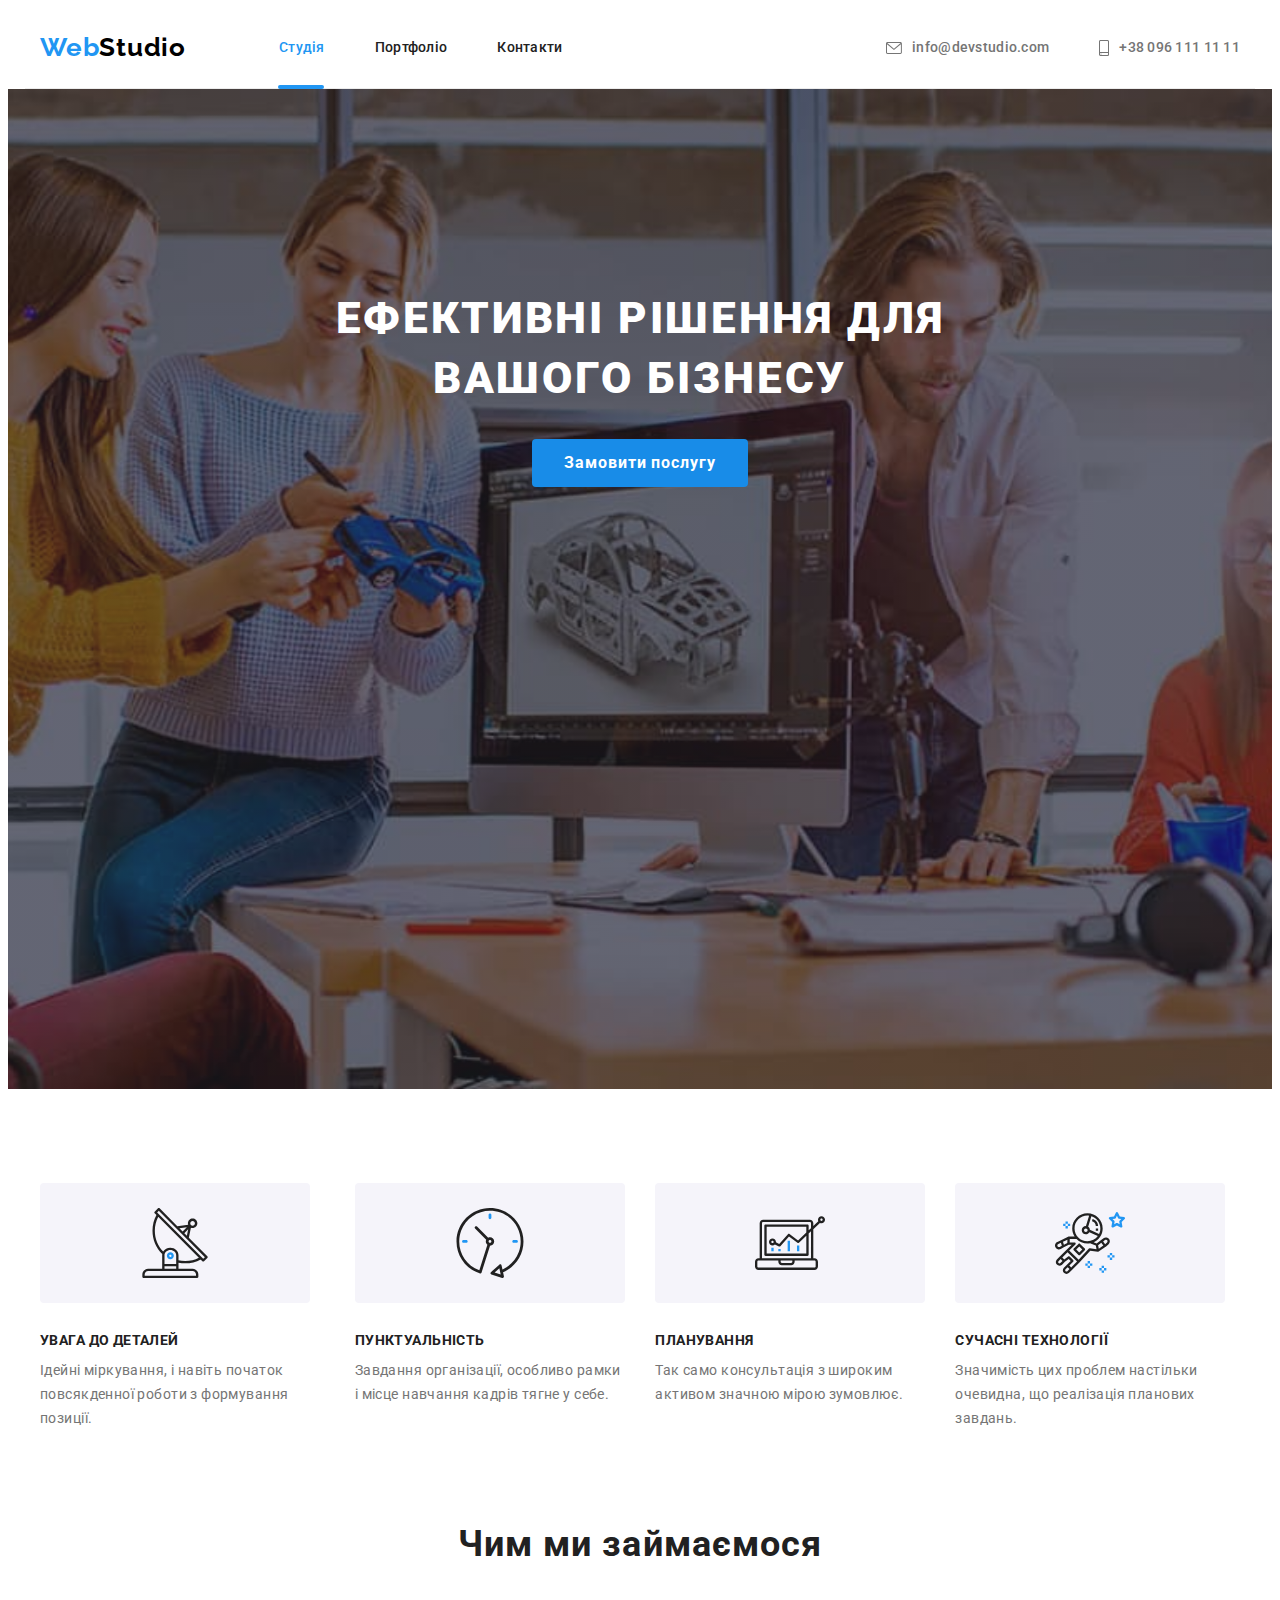
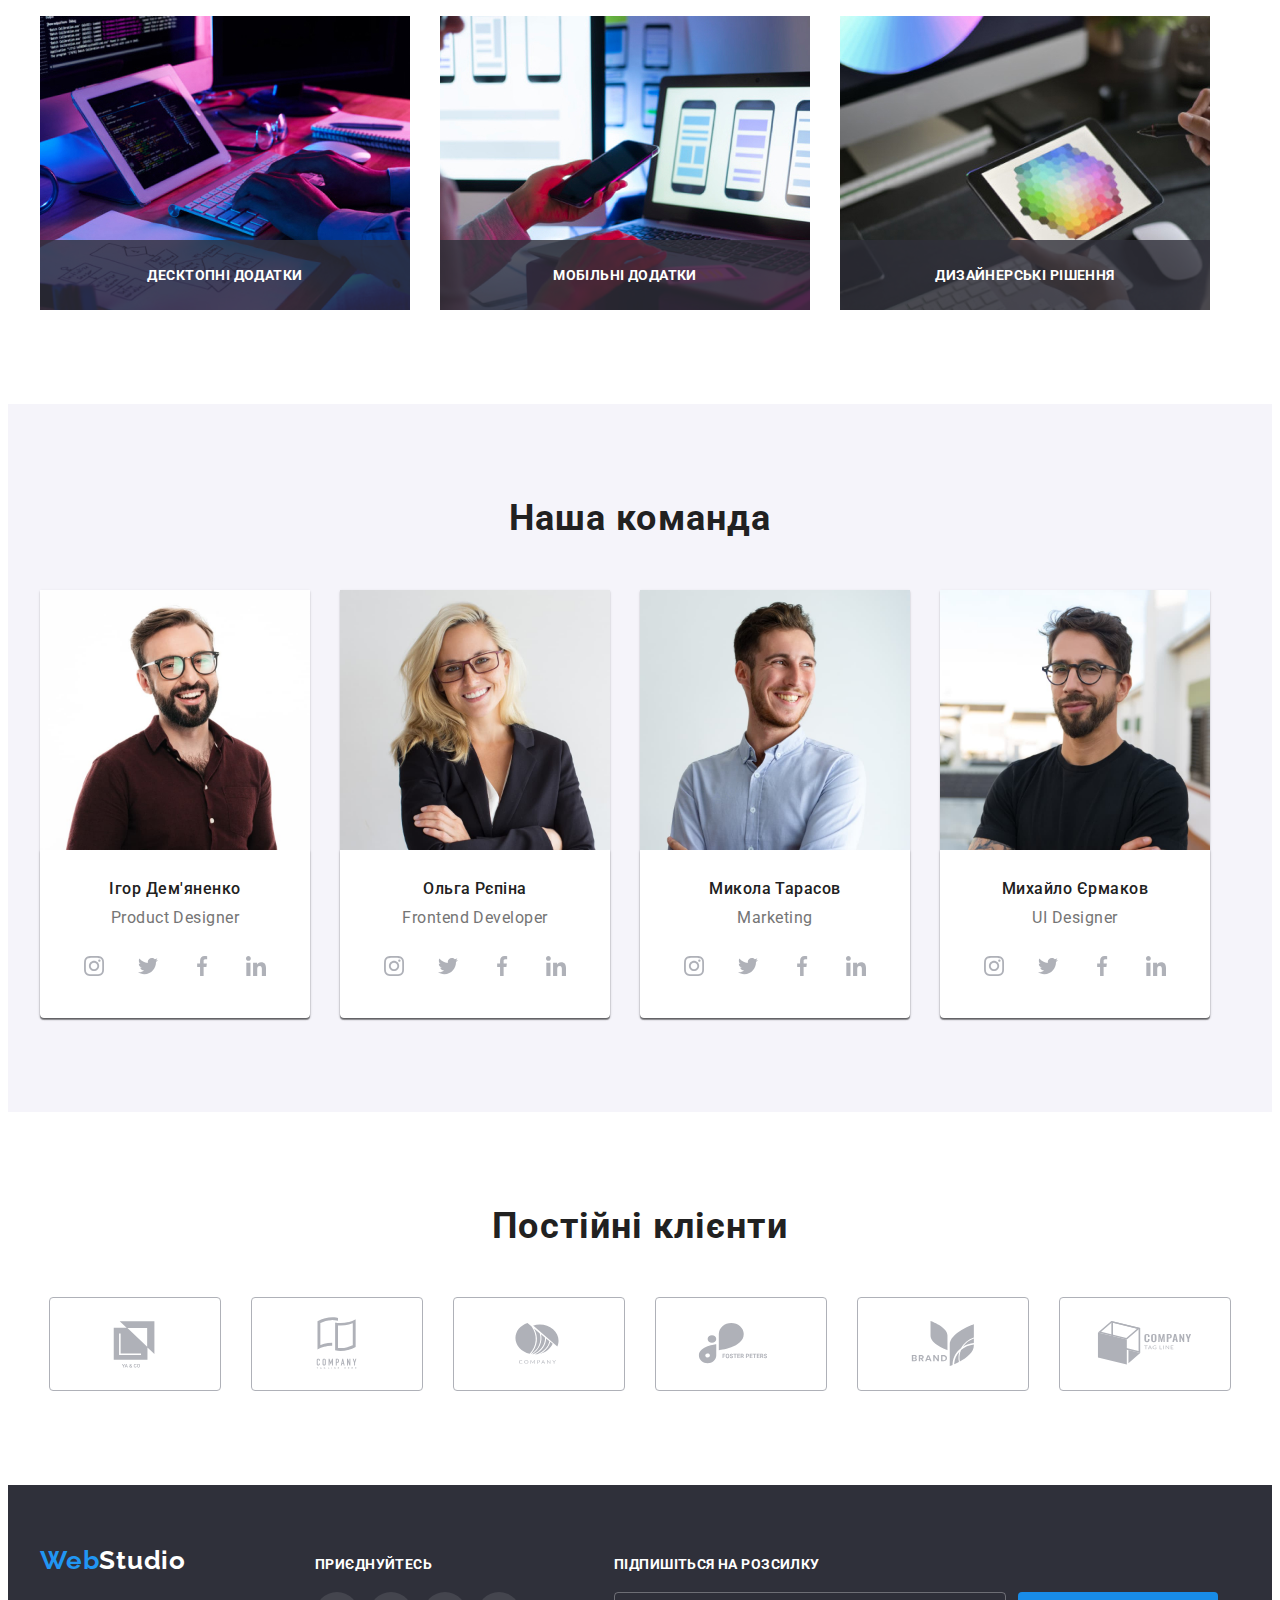
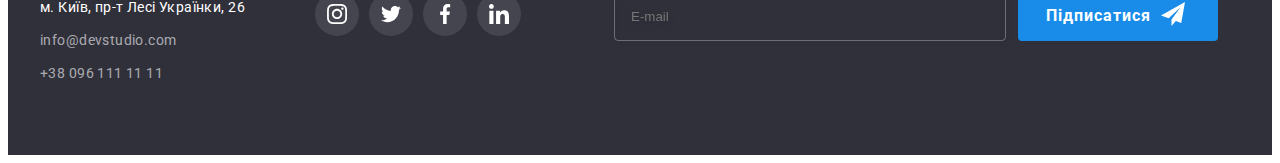
<file: index.html>
<!DOCTYPE html>
<html lang="en">

<head>
  <meta charset="UTF-8" />
  <meta http-equiv="X-UA-Compatible" content="IE=edge" />
  <meta name="viewport" content="width=device-width, initial-scale=1.0" />
  <title>WebStudio</title>
  <link rel="preconnect" href="https://fonts.googleapis.com">
  <link rel="preconnect" href="https://fonts.gstatic.com" crossorigin>
  <link href="https://fonts.googleapis.com/css2?family=Raleway:wght@700&family=Roboto:wght@400;500;700;900&display=swap"
    rel="stylesheet">
  <link rel="stylesheet" href="https://cdnjs.cloudflare.com/ajax/libs/modern-normalize/1.1.0/modern-normalize.min.css"
    integrity="sha512-wpPYUAdjBVSE4KJnH1VR1HeZfpl1ub8YT/NKx4PuQ5NmX2tKuGu6U/JRp5y+Y8XG2tV+wKQpNHVUX03MfMFn9Q=="
    crossorigin="anonymous" referrerpolicy="no-referrer" />


  <link rel="stylesheet" href="./css/main.min.css">
</head>

<body>

  <header class="header container">

    <div class="header-container header-containers">
      <nav class="navigation">
        <a class="logo navigation__logo link" href="./index.html">Web<span class="logo-accent">Studio</span></a>
        <ul class="navigation__list list">
          <li class="navigation__item">
            <a class="navigation__link current link" href="./index.html">Студія</a>
          </li>
          <li class="navigation__item">
            <a class="navigation__link link" href="./portfolio.html">Портфоліо</a>
          </li>
          <li class="navigation__item">
            <a class="navigation__link link" href="">Контакти</a>
          </li>
        </ul>
      </nav>
      <ul class="connect">
        <li class="connect__item">
          <a class="connect__mailto link connect__mailto-icon" href="mailto:info@devstudio.com">
            <svg class="connect__mailto-icon" width="16" height="12">

              <use href="./images/icons.svg#icon-envelope"></use>
            </svg>
            info@devstudio.com
          </a>
        </li>
        <li class="connect__item">
          <a class="connect__tel link connect__tel-icon" href="tel:+380961111111">
            <svg class="connect__tel-icon" width="10" height="16">
              <use href="./images/icons.svg#icon-smartphone"></use>
            </svg>
            +38 096 111 11 11
          </a>
        </li>
      </ul>
    </div>
  </header>
  <main>
    <section class="hero">
      <div class="container">
        <h1 class="hero__titl">Ефективні рішення для вашого бізнесу</h1>

        <button class="hero-button" data-modal-open type="button">Замовити послугу</button>
      </div>

    </section>

    <section class="benefits">
      <div class="container">

        <h2 class="aside-titl visually-hidden">Особливості</h2>
        <ul class="benefits__list list">
          <li class="benefits__item">
            <div class="aside-container">
              <svg class="benefits__icon" width="70" height="70">
                <use href="./images/icons.svg#icon-antenna"></use>
              </svg>
            </div>
            <h3 class="benefits__caption link">Увага до деталей</h3>
            <p class="benefits__tex">
              Ідейні міркування, і навіть початок повсякденної роботи з
              формування позиції.
            </p>
          </li>
          <li class="benefits__item">
            <div class="aside-container">
              <svg class="benefits__icon" width="70" height="70">
                <use href="./images/icons.svg#icon-clock"></use>
              </svg>
            </div>
            <h3 class="benefits__caption link">Пунктуальність</h3>
            <p class="benefits__tex">
              Завдання організації, особливо рамки і місце навчання кадрів тягне
              у себе.
            </p>
          </li>
          <li class="benefits__item">
            <div class="aside-container">
              <svg class="benefits__icon" width="70" height="70">
                <use href="./images/icons.svg#icon-diagram"></use>
              </svg>
            </div>
            <h3 class="benefits__caption link">Планування</h3>
            <p class="benefits__tex">
              Так само консультація з широким активом значною мірою зумовлює.
            </p>
          </li>
          <li class="benefits__item">
            <div class="aside-container">
              <svg class="benefits__icon" width="70" height="70">
                <use href="./images/icons.svg#icon-astronaut"></use>
              </svg>
            </div>
            <h3 class="benefits__caption link">Сучасні технології</h3>
            <p class="benefits__tex">
              Значимість цих проблем настільки очевидна, що реалізація планових
              завдань.
            </p>
          </li>
        </ul>
      </div>
    </section>
    <section class="work section">
      <div class="container">
        <h2 class="work__titl">Чим ми займаємося</h2>
        <ul class="work__list list">
          <li class="work__item link">
            <div class="work__block">
              <img class="work__img" src="./images/doing/img.print.jpg" alt="Людина працюе за компьютером" width="370" />
              <p class="work__text">Десктопні додатки</p>
            </div>
          </li>
          <li class="work__item link">
            <div class="work__block">
              <img class="work__img" src="./images/doing/img.phone.jpg" alt="Людина дивиться в телефон" width="370" />
              <p class="work__text">Мобільні додатки</p>
            </div>
          </li>
          <li class="work__item link">
            <div class="work__block">
              <img class="work__img" src="./images/doing/img.pen.jpg" alt="Людина працюе за планшетом" width="370" />
              <p class="work__text">Дизайнерські рішення</p>
            </div>
          </li>
        </ul>
      </div>

    </section>
    <section class="team">
      <div class="container">
        <h2 class="team-titl">Наша команда</h2>
        <ul class="team-list list">
          <li class="team-link link">
            <img class="team-img" src="./images/team/img.ProductDesigner.jpg" alt="Product Designer" width="270" />
            <div class="team-section">
              <h3 class="team-caption">Ігор Дем'яненко</h3>
              <p class="team-text">Product Designer</p>

              <ul class="team-icon-list">
                <li class="team-icon-item">
                  <a class="team-icon-link" href="">

                    <svg class="team-text-icon" width="20" height="20">
                      <use class="team-link-icon" href="./images/icons.svg#icon-instagram"></use>
                    </svg>
                  </a>
                </li>
                <li class="team-icon-item">
                  <a class="team-icon-link" href="">
                    <svg class="team-text-icon" width="20" height="20">
                      <use href="./images/icons.svg#icon-twitter"></use>
                    </svg>
                  </a>
                </li>
                <li class="team-icon-item">
                  <a class="team-icon-link" href="">
                    <svg class="team-text-icon" width="20" height="20">
                      <use href="./images/icons.svg#icon-facebook"></use>
                    </svg>
                  </a>
                </li>
                <li class="team-icon-item">
                  <a class="team-icon-link" href="">
                    <svg class="team-text-icon" width="20" height="20">
                      <use href="./images/icons.svg#icon-linkedin"></use>
                    </svg>
                  </a>
                </li>
              </ul>

            </div>
          </li>
          <li class="team-link link">
            <img class="team-img" src="./images/team/img.FrontendDeveloper.jpg" alt="Frontend Developer" width="270" />
            <div class="team-section">
              <h3 class="team-caption">Ольга Рєпіна</h3>
              <p class="team-text">Frontend Developer</p>

              <ul class="team-icon-list">
                <li class="team-icon-item">
                  <a class="team-icon-link" href="">
                    <svg class="team-text-icon" width="20" height="20">
                      <use class="team-link-icon" href="./images/icons.svg#icon-instagram"></use>
                    </svg>
                  </a>
                </li>
                <li class="team-icon-item">
                  <a class="team-icon-link" href="">
                    <svg class="team-text-icon" width="20" height="20">
                      <use href="./images/icons.svg#icon-twitter"></use>
                    </svg>
                  </a>
                </li>
                <li class="team-icon-item">
                  <a class="team-icon-link" href="">
                    <svg class="team-text-icon" width="20" height="20">
                      <use href="./images/icons.svg#icon-facebook"></use>
                    </svg>
                  </a>
                </li>
                <li class="team-icon-item">
                  <a class="team-icon-link" href="">
                    <svg class="team-text-icon" width="20" height="20">
                      <use href="./images/icons.svg#icon-linkedin"></use>
                    </svg>
                  </a>
                </li>
              </ul>

            </div>
          </li>
          <li class="team-link link">
            <img class="team-img" src="./images/team/img.Marketing.jpg" alt="Marketing" width="270" />
            <div class="team-section">
              <h3 class="team-caption">Микола Тарасов</h3>
              <p class="team-text">Marketing</p>

              <ul class="team-icon-list">
                <li class="team-icon-item">
                  <a class="team-icon-link" href="">

                    <svg class="team-text-icon" width="20" height="20">
                      <use class="team-link-icon" href="./images/icons.svg#icon-instagram"></use>
                    </svg>
                  </a>
                </li>
                <li class="team-icon-item">
                  <a class="team-icon-link" href="">
                    <svg class="team-text-icon" width="20" height="20">
                      <use href="./images/icons.svg#icon-twitter"></use>
                    </svg>
                  </a>
                </li>
                <li class="team-icon-item">
                  <a class="team-icon-link" href="">
                    <svg class="team-text-icon" width="20" height="20">
                      <use href="./images/icons.svg#icon-facebook"></use>
                    </svg>
                  </a>
                </li>
                <li class="team-icon-item">
                  <a class="team-icon-link" href="">
                    <svg class="team-text-icon" width="20" height="20">
                      <use href="./images/icons.svg#icon-linkedin"></use>
                    </svg>
                  </a>
                </li>
              </ul>
            </div>
          </li>
          <li class="team-link link">
            <img class="team-img" src="./images/team/img.UIDesigner.jpg" alt="UI Designer" width="270" />
            <div class="team-section">
              <h3 class="team-caption">Михайло Єрмаков</h3>
              <p class="team-text">UI Designer</p>

              <ul class="team-icon-list">
                <li class="team-icon-item">
                  <a class="team-icon-link" href="">

                    <svg class="team-text-icon" width="20" height="20">
                      <use class="team-link-icon" href="./images/icons.svg#icon-instagram"></use>
                    </svg>
                  </a>
                </li>
                <li class="team-icon-item">
                  <a class="team-icon-link" href="">
                    <svg class="team-text-icon" width="20" height="20">
                      <use href="./images/icons.svg#icon-twitter"></use>
                    </svg>
                  </a>
                </li>
                <li class="team-icon-item">
                  <a class="team-icon-link" href="">
                    <svg class="team-text-icon" width="20" height="20">
                      <use href="./images/icons.svg#icon-facebook"></use>
                    </svg>
                  </a>
                </li>
                <li class="team-icon-item">
                  <a class="team-icon-link" href="">
                    <svg class="team-text-icon" width="20" height="20">
                      <use href="./images/icons.svg#icon-linkedin"></use>
                    </svg>
                  </a>
                </li>
              </ul>

            </div>
          </li>
        </ul>
      </div>
    </section>
    <section class="client-section">
      <div class="container">
        <h2 class="client-titl">Постійні клієнти</h2>
        <ul class="client-list">
          <li class="client-item">
            <a class="client-link" href="#">
              <svg class="client-icon" width="106" height="60">
                <use href="./images/icons.svg#icon-Logo"></use>
              </svg>
            </a>
          </li>
          <li class="client-item">
            <a class="client-link" href="#">
              <svg class="client-icon" width="106" height="60">
                <use href="./images/icons.svg#icon-Logo-1"></use>
              </svg>
            </a>
          </li>
          <li class="client-item">
            <a class="client-link" href="#">
              <svg class="client-icon" width="106" height="60">
                <use href="./images/icons.svg#icon-Logo-2"></use>
              </svg>
            </a>
          </li>
          <li class="client-item">
            <a class="client-link" href="">
              <svg class="client-icon" width="106" height="60">
                <use href="./images/icons.svg#icon-Logo-3"></use>
              </svg>
            </a>
          </li>
          <li class="client-item">
            <a class="client-link" href="">
              <svg class="client-icon" width="106" height="60">
                <use href="./images/icons.svg#icon-Logo-4"></use>
              </svg>
            </a>
          </li>
          <li class="client-item">
            <a class="client-link" href="">
              <svg class="client-icon" width="106" height="60">
                <use href="./images/icons.svg#icon-Logo-5"></use>
              </svg>
            </a>
          </li>
        </ul>

      </div>
    </section>

  </main>

  <footer class="footer">
    <div class="container footer-containers">
      <div class="footer-logo-container">
        <a class="footer-logo link" href="./index.html"> Web<span class="header-logo-white">Studio</span></a>
        <address class="footer-address">
          <ul class="footer-list list">
            <li class="footer-item">
              <a class="footer-map link"
                href="https://www.google.com/maps/d/u/0/viewer?mid=10uSM3H-mIU3GznYo2szRIEphczw&hl=en_US&ll=50.42732700000001%2C30.538092&z=17"
                target="_blank" rel="noreferrer noopener">м. Київ, пр-т Лесі Українки, 26</a>
            </li>
            <li class="footer-item">
              <a class="footer-mailto link" href="mailto:info@devstudio.com">info@devstudio.com</a>
            </li>
            <li class="footer-item">
              <a class="footer-tel link" href="tel:+380961111111">+38 096 111 11 11</a>
            </li>
          </ul>
        </address>
      </div>

      <div class="footer-container">
        <h2 class="footer-container-titl">приєднуйтесь</h2>
        <ul class="footer-container-list">
          <li class="footer-container-item">
            <a class="footer-container-link" href="">
              <svg class="footer-container-icon" width="20" height="20">
                <use href="./images/icons.svg#icon-instagram"></use>
              </svg>
            </a>
          </li>
          <li class="footer-container-item">
            <a class="footer-container-link" href="">
              <svg class="footer-container-icon" width="20" height="20">
                <use href="./images/icons.svg#icon-twitter"></use>
              </svg>
            </a>
          </li>
          <li class="footer-container-item">
            <a class="footer-container-link" href="">
              <svg class="footer-container-icon" width="20" height="20">
                <use href="./images/icons.svg#icon-facebook"></use>
              </svg>
            </a>
          </li>
          <li class="footer-container-item">
            <a class="footer-container-link" href="">
              <svg class="footer-container-icon" width="20" height="20">
                <use href="./images/icons.svg#icon-linkedin"></use>
              </svg>
            </a>
          </li>
        </ul>
      </div>

      <div class="footer-container-post">
        <label for="mail" class="footer-label-titl">Підпишіться на розсилку</label>

        <form class="footer-form-post">
          <input class="footer-form-input" type="email" name="mail" id="mail" placeholder="E-mail">

          <button class="post-btn" type="submit">
            Підписатися
            <svg class="footer-post-icon" width="24" height="24">
              <use href="./images/icons.svg#icon-icon-send-1">
              </use>
            </svg>
          </button>
        </form>
      </div>
    </div>
  </footer>

  <div class="backdrop is-hidden" data-modal>
    <div class="modal">
      <button type="button" class="btn" data-modal-close>
        <svg class="modal-close" width="18" height="18">
          <use href="./images/icons.svg#icon-close-black">
          </use>
        </svg>
      </button>
      <p class="modal-titl">Залиште свої дані, ми вам передзвонимо</p>
      <form>
        <div class="modal-text">
          <label for="name" class="modal-label">Ім'я</label>
          <div class="modal-wrap">
            <input type="text" class="modal-input" name="name" id="name">
            <svg class="modal-icon" width="18" height="18">
              <use href="./images/icons.svg#icon-person">
              </use>
            </svg>
          </div>
        </div>
        <div class="modal-text">
          <label for="tel" class="modal-label">Телефон</label>
          <div class="modal-wrap">
            <input type="tel" class="modal-input" name="tel" id="tel">
            <svg class="modal-icon" width="18" height="18">
              <use href="./images/icons.svg#icon-phone">
              </use>
            </svg>
          </div>
        </div>
        <div class="modal-text">
          <label for="mail" class="modal-label">Пошта</label>
          <div class="modal-wrap">
            <input type="email" class="modal-input" name="mail" id="mail">
            <svg class="modal-icon" width="18" height="18">
              <use href="./images/icons.svg#icon-email">
              </use>
            </svg>
          </div>
        </div>
        <div class="modal-text-comment">
          <label for="comment" class="modal-label">Коментар</label>
          <textarea name="comment" class="modal-comment " id="comment" placeholder="Введіть текст"></textarea>
        </div>

        <div class="checkbox-container">
          <input type="checkbox" class="input-check visually-hidden" name="police" value="true" id="police">
          <label for="police" class="label-check">
            <span>
              <svg class="check-icon" width="16" height="15">
                <use href="./images/icons.svg#icon-icon-check-modal">
                </use>
              </svg>
            </span>
            Погоджуюся з розсилкою та приймаю
            <a href="#" class="police-text">Умови договору</a>
          </label>

        </div>
        <button type="submit" class="btn-comment">Відправити</button>
      </form>

    </div>
  </div>
  <script src="./js/modal.js"></script>
</body>
</file>
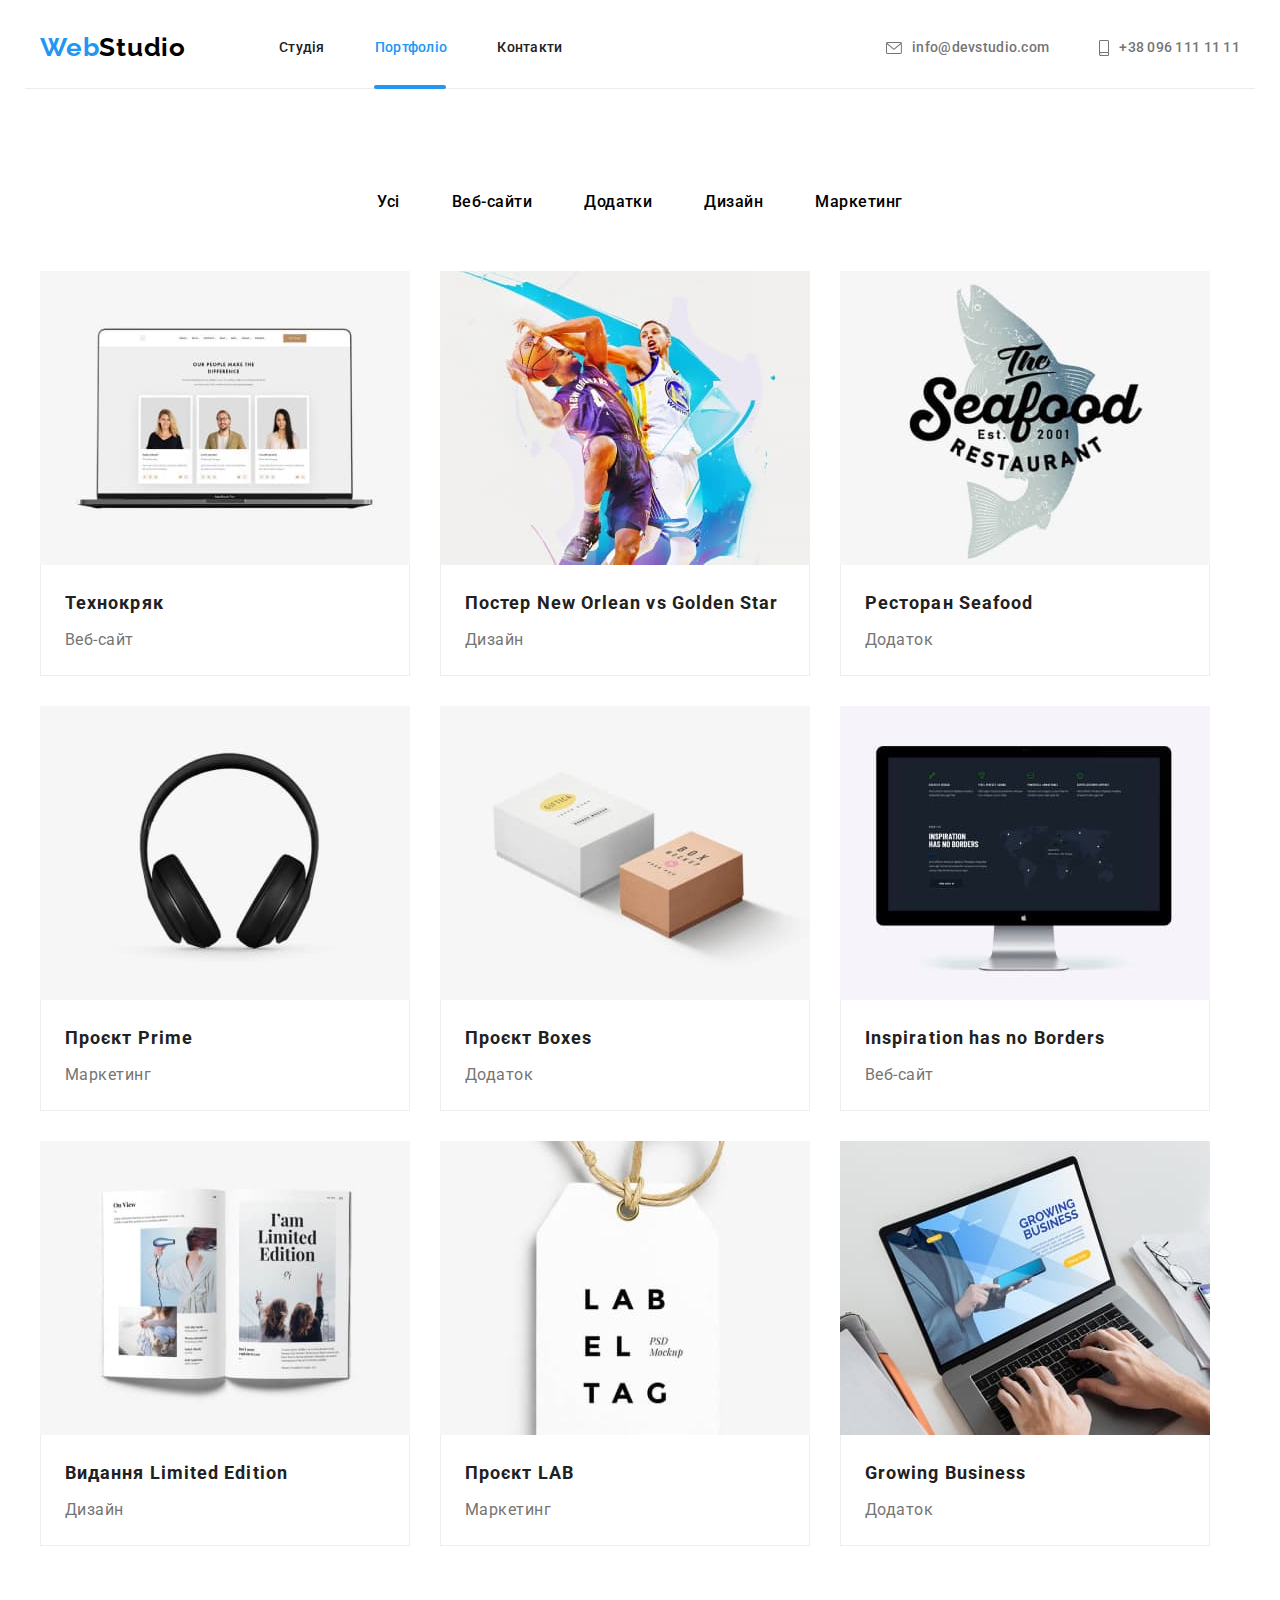
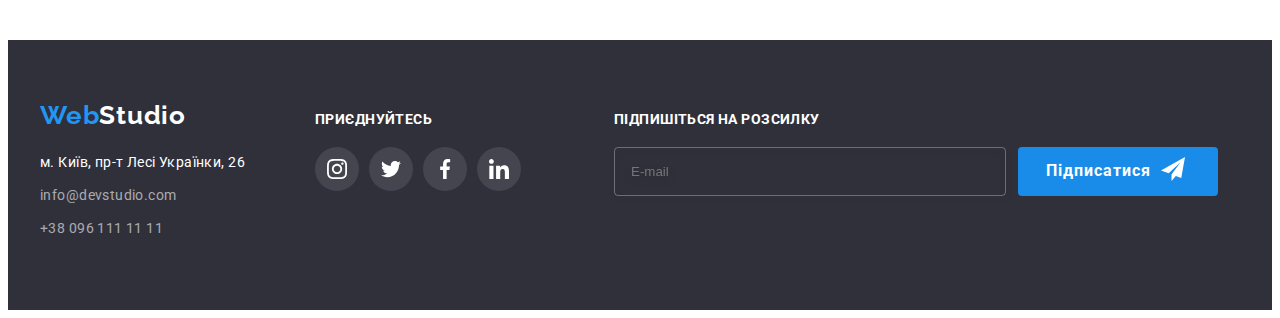
<file: portfolio.html>
<!DOCTYPE html>
<html lang="en">

<head>
    <meta charset="UTF-8" />
    <meta http-equiv="X-UA-Compatible" content="IE=edge" />
    <meta name="viewport" content="width=device-width, initial-scale=1.0" />
    <title>WebStudio</title>
    <link rel="preconnect" href="https://fonts.googleapis.com">
    <link rel="preconnect" href="https://fonts.gstatic.com" crossorigin>
    <link
        href="https://fonts.googleapis.com/css2?family=Raleway:wght@700&family=Roboto:wght@400;500;700;900&display=swap"
        rel="stylesheet">

    <link rel="stylesheet" href="https://cdnjs.cloudflare.com/ajax/libs/modern-normalize/1.1.0/modern-normalize.min.css"
        integrity="sha512-wpPYUAdjBVSE4KJnH1VR1HeZfpl1ub8YT/NKx4PuQ5NmX2tKuGu6U/JRp5y+Y8XG2tV+wKQpNHVUX03MfMFn9Q=="
        crossorigin="anonymous" referrerpolicy="no-referrer" />


    <link rel="stylesheet" href="./css/main.min.css">
</head>

<body>
<header class="header container">

    <div class="header-container header-containers">
        <nav class="navigation">
            <a class="logo navigation__logo link" href="./index.html">Web<span class="logo-accent">Studio</span></a>
            <ul class="navigation__list list">
                <li class="navigation__item">
                    <a class="navigation__link  link" href="./index.html">Студія</a>
                </li>
                <li class="navigation__item">
                    <a class="navigation__link current link" href="./portfolio.html">Портфоліо</a>
                </li>
                <li class="navigation__item">
                    <a class="navigation__link link" href="">Контакти</a>
                </li>
            </ul>
        </nav>
        <ul class="connect">
            <li class="connect__item">
                <a class="connect__mailto link connect__mailto-icon" href="mailto:info@devstudio.com">
                    <svg class="connect__mailto-icon" width="16" height="12">

                        <use href="./images/icons.svg#icon-envelope"></use>
                    </svg>
                    info@devstudio.com
                </a>
            </li>
            <li class="connect__item">
                <a class="connect__tel link connect__tel-icon" href="tel:+380961111111">
                    <svg class="connect__tel-icon" width="10" height="16">
                        <use href="./images/icons.svg#icon-smartphone"></use>
                    </svg>
                    +38 096 111 11 11
                </a>
            </li>
        </ul>
    </div>
</header>
    <main>
        <section class="buttons section">
            <div class="container">
                <h1 class="button-section visually-hidden">Секція кнопок</h1>
                <ul class="button-list list">
                    <li class="button-item">
                        <button class="button-link link" type="button">Усі</button>
                    </li>
                    <li class="button-item">
                        <button class="button-link link" type="button">Веб-сайти</button>
                    </li>
                    <li class="button-item">
                        <button class="button-link link" type="button">Додатки</button>
                    </li>
                    <li class="button-item">
                        <button class="button-link link" type="button">Дизайн</button>
                    </li>
                    <li class="button-item">
                        <button class="button-link link" type="button">Маркетинг</button>
                    </li>
                </ul>

                <ul class="foto-list list">
                    <li class="foto-item">
                        <a class="foto-link link" href="">
                            <div class="foto-open-block">
                                <img src="./images/portfolio/web.jpg" alt="laptop" width="370" height="294">
                                <p class="foto-open">
                                    Ресурс пропонує комплексні пропозиції з різним рівнем функціоналу
                                    та сервісів.
                                    Все це дозволить відвідувачу отримати
                                    вичерпні відомості про компанію чи приватну особу.
                                </p>
                            </div>

                            <div class="foto-section">
                                <h2 class="foto-caption">Технокряк</h2>
                                <p class="foto-text">Веб-сайт</p>
                            </div>

                        </a>
                    </li>
                    <li class="foto-item">
                        <a class="foto-link link" href="">
                            <div class="foto-open-block">
                                <img src="./images/portfolio/Orlean.jpg" alt="two basketball players" width="370">
                                <p class="foto-open">
                                    Ресурс пропонує комплексні пропозиції з різним рівнем функціоналу
                                    та сервісів.
                                    Все це дозволить відвідувачу отримати
                                    вичерпні відомості про компанію чи приватну особу.
                                </p>
                            </div>
                            <div class="foto-section">
                                <h2 class="foto-caption">Постер New Orlean vs Golden Star</h2>
                                <p class="foto-text">Дизайн</p>
                            </div>
                        </a>
                    </li>
                    <li class="foto-item">
                        <a class="foto-link link" href="">
                            <div class="foto-open-block">
                                <img src="./images/portfolio/Seafood.jpg" alt="fish logo" width="370">
                                <p class="foto-open">
                                    Ресурс пропонує комплексні пропозиції з різним рівнем функціоналу
                                    та сервісів.
                                    Все це дозволить відвідувачу отримати
                                    вичерпні відомості про компанію чи приватну особу.
                                </p>
                            </div>
                            <div class="foto-section">
                                <h2 class="foto-caption">Ресторан Seafood</h2>
                                <p class="foto-text">Додаток</p>
                            </div>
                        </a>
                    </li>
                    <li class="foto-item">
                        <a class="foto-link link" href="">
                            <div class="foto-open-block">
                                <img src="./images/portfolio/Prime.jpg" alt="headphones" width="370">
                                <p class="foto-open">
                                    Ресурс пропонує комплексні пропозиції з різним рівнем функціоналу
                                    та сервісів.
                                    Все це дозволить відвідувачу отримати
                                    вичерпні відомості про компанію чи приватну особу.
                                </p>
                            </div>
                            <div class="foto-section">
                                <h2 class="foto-caption">Проєкт Prime</h2>
                                <p class="foto-text">Маркетинг</p>
                            </div>
                        </a>
                    </li>
                    <li class="foto-item">
                        <a class="foto-link link" href="">
                            <div class="foto-open-block">
                                <img src="./images/portfolio/Boxes.jpg" alt="two drawers" width="370">
                                <p class="foto-open">
                                    Ресурс пропонує комплексні пропозиції з різним рівнем функціоналу
                                    та сервісів.
                                    Все це дозволить відвідувачу отримати
                                    вичерпні відомості про компанію чи приватну особу.
                                </p>
                            </div>
                            <div class="foto-section">
                                <h2 class="foto-caption">Проєкт Boxes</h2>
                                <p class="foto-text">Додаток</p>
                            </div>
                        </a>
                    </li>
                    <li class="foto-item">
                        <a class="foto-link link" href="">
                            <div class="foto-open-block">
                                <img src="./images/portfolio/Inspiration.jpg" alt="monitor" width="370">
                                <p class="foto-open">
                                    Ресурс пропонує комплексні пропозиції з різним рівнем функціоналу
                                    та сервісів.
                                    Все це дозволить відвідувачу отримати
                                    вичерпні відомості про компанію чи приватну особу.
                                </p>
                            </div>
                            <div class="foto-section">
                                <h2 class="foto-caption">Inspiration has no Borders</h2>
                                <p class="foto-text">Веб-сайт</p>
                            </div>
                        </a>
                    </li>
                    <li class="foto-item">
                        <a class="foto-link link" href="">
                            <div class="foto-open-block">
                                <img src="./images/portfolio/Limited.jpg" alt="book" width="370">
                                <p class="foto-open">
                                    Ресурс пропонує комплексні пропозиції з різним рівнем функціоналу
                                    та сервісів.
                                    Все це дозволить відвідувачу отримати
                                    вичерпні відомості про компанію чи приватну особу.
                                </p>
                            </div>
                            <div class="foto-section">
                                <h2 class="foto-caption">Видання Limited Edition</h2>
                                <p class="foto-text">Дизайн</p>
                            </div>
                        </a>
                    </li>
                    <li class="foto-item">
                        <a class="foto-link link" href="">
                            <div class="foto-open-block">
                                <img src="./images/portfolio/lab.jpg" alt="label" width="370">
                                <p class="foto-open">
                                    Ресурс пропонує комплексні пропозиції з різним рівнем функціоналу
                                    та сервісів.
                                    Все це дозволить відвідувачу отримати
                                    вичерпні відомості про компанію чи приватну особу.
                                </p>
                            </div>
                            <div class="foto-section">
                                <h2 class="foto-caption">Проєкт LAB</h2>
                                <p class="foto-text">Маркетинг</p>
                            </div>
                        </a>
                    </li>
                    <li class="foto-item">
                        <a class="foto-link link" href="">
                            <div class="foto-open-block">
                                <img src="./images/portfolio/Growing.jpg" alt="man typing on laptop" width="370">
                                <p class="foto-open">
                                    Ресурс пропонує комплексні пропозиції з різним рівнем функціоналу
                                    та сервісів.
                                    Все це дозволить відвідувачу отримати
                                    вичерпні відомості про компанію чи приватну особу.
                                </p>
                            </div>
                            <div class="foto-section">
                                <h2 class="foto-caption">Growing Business</h2>
                                <p class="foto-text">Додаток</p>
                            </div>
                        </a>
                    </li>
                </ul>
            </div>

        </section>
    </main>

    <footer class="footer">
        <div class="container footer-containers">
            <div class="footer-logo-container">
                <a class="footer-logo link" href="./index.html"> Web<span class="header-logo-white">Studio</span></a>
                <address class="footer-address">
                    <ul class="footer-list list">
                        <li class="footer-item">
                            <a class="footer-map link"
                                href="https://www.google.com/maps/d/u/0/viewer?mid=10uSM3H-mIU3GznYo2szRIEphczw&hl=en_US&ll=50.42732700000001%2C30.538092&z=17"
                                target="_blank" rel="noreferrer noopener">м. Київ, пр-т Лесі Українки, 26</a>
                        </li>
                        <li class="footer-item">
                            <a class="footer-mailto link" href="mailto:info@devstudio.com">info@devstudio.com</a>
                        </li>
                        <li class="footer-item">
                            <a class="footer-tel link" href="tel:+380961111111">+38 096 111 11 11</a>
                        </li>
                    </ul>
                </address>
            </div>

            <div class="footer-container">
                <h2 class="footer-container-titl">приєднуйтесь</h2>
                <ul class="footer-container-list">
                    <li class="footer-container-item">
                        <a class="footer-container-link" href="">
                            <svg class="footer-container-icon" width="20" height="20">
                                <use href="./images/icons.svg#icon-instagram"></use>
                            </svg>
                        </a>
                    </li>
                    <li class="footer-container-item">
                        <a class="footer-container-link" href="">
                            <svg class="footer-container-icon" width="20" height="20">
                                <use href="./images/icons.svg#icon-twitter"></use>
                            </svg>
                        </a>
                    </li>
                    <li class="footer-container-item">
                        <a class="footer-container-link" href="">
                            <svg class="footer-container-icon" width="20" height="20">
                                <use href="./images/icons.svg#icon-facebook"></use>
                            </svg>
                        </a>
                    </li>
                    <li class="footer-container-item">
                        <a class="footer-container-link" href="">
                            <svg class="footer-container-icon" width="20" height="20">
                                <use href="./images/icons.svg#icon-linkedin"></use>
                            </svg>
                        </a>
                    </li>
                </ul>
            </div>

            <div class="footer-container-post">
                <label for="mail" class="footer-label-titl">Підпишіться на розсилку</label>

                <form class="footer-form-post">
                    <input class="footer-form-input" type="email" name="mail" id="mail" placeholder="E-mail">

                    <button class="post-btn" type="submit">
                        Підписатися
                        <svg class="footer-post-icon" width="24" height="24">
                            <use href="./images/icons.svg#icon-icon-send-1">
                            </use>
                        </svg>
                    </button>
                </form>
            </div>
        </div>
    </footer>
    <script src="./js/modal.js"></script>

</body>

</html>
</file>
<file: css/main.min.css>
:root{--main-color: #212121;--accent-color: #2196F3;--fons-color: #FFFFFF;--background-button: #188CE8;--background-grey: #757575;--background-image: #EEEEEE;--background-black: #000000;--background-clip: #F5F4FA;--background-silver: #FFFFFF99;--background-coal: #2F303A;--background-pearl: #ECECEC}p,h1,h2,h3,h4,h5,h6{margin:0}ul,ol{margin:0;padding-left:0;list-style:none}button{display:block;cursor:pointer;text-decoration:none;border:none;border-radius:4px}address{font-style:normal}img{display:block;max-width:100%;height:auto}body{font-family:"Roboto",sans-serif;color:#212121;background-color:var(--fons-color);font-size:14px;letter-spacing:.03em}textarea{resize:none}.visually-hidden{position:absolute;width:1px;height:1px;margin:-1px;border:0;padding:0;white-space:nowrap;-webkit-clip-path:inset(100%);clip-path:inset(100%);clip:rect(0 0 0 0);overflow:hidden}.container{width:1200px;padding-left:15px;padding-right:15px;margin:0 auto}.section{padding-top:94px;padding-bottom:94px}.list{list-style:none;padding-left:0;margin:0}.link{text-decoration:none;color:inherit}.list{list-style:none}.link{text-decoration:none}.hero-button{display:block;margin:0 auto;padding-top:10px;padding-bottom:10px;padding-right:32px;padding-left:32px;min-width:216px;border-radius:4px;border:none;font-family:inherit;font-weight:700;font-size:16px;line-height:1.8;letter-spacing:.06em;color:var(--fons-color);background-color:var(--background-button);cursor:pointer}.footer-containers{display:flex;align-items:baseline}.footer-container{margin-left:70px}.footer-container-titl{font-weight:700;font-size:14px;line-height:16px;letter-spacing:.03em;margin-bottom:20px;text-transform:uppercase;color:var(--fons-color)}.footer-container-list{display:flex;justify-content:center;gap:10px}.footer-container-link{width:44px;height:44px;border-radius:50%;display:flex;align-items:center;justify-content:center;color:var(--fons-color);background:rgba(255,255,255,.1);transition:background-color 250ms cubic-bezier(0.4, 0, 0.2, 1)}.footer-container-link:hover,.footer-container-link:focus{background-color:var(--accent-color)}.footer-container-icon{fill:currentColor}.footer-container-post{margin-left:93px}.footer-form-block{display:flex;gap:21px}.footer-label-titl{display:block;margin-bottom:20px;font-weight:700;font-size:14px;letter-spacing:.03em;text-transform:uppercase;color:var(--fons-color)}.footer-form-input{padding-top:15px;padding-right:16px;padding-bottom:15px;padding-left:16px;background-color:inherit;width:358px;outline:rgba(0,0,0,0);border:1px solid rgba(255,255,255,.3);filter:drop-shadow(0px 4px 4px rgba(0, 0, 0, 0.15));border-radius:4px}.footer-form-input:focus{color:var(--fons-color)}.footer-form-post{display:flex;gap:12px}.post-btn{display:flex;gap:10px;margin:0 auto;padding-top:10px;padding-bottom:10px;padding-left:28px;min-width:200px;border-radius:4px;border:none;font-family:inherit;font-weight:700;font-size:16px;line-height:1.8;letter-spacing:.06em;color:var(--fons-color);background-color:var(--background-button);cursor:pointer}.button-list{display:flex;justify-content:center;margin-bottom:50px;gap:8px}.button-link{font-family:"Roboto",sans-serif;font-weight:500;font-size:16px;line-height:1.62;text-align:center;letter-spacing:.03em;background-color:var(--fons-color);color:var(--background-black);cursor:pointer;border:none;border-radius:4px;padding:6px 22px;transition:background-color 250ms cubic-bezier(0.4, 0, 0.2, 1),color 250ms cubic-bezier(0.4, 0, 0.2, 1)}.button-link:hover,.button-link:focus{color:var(--background-black);background-color:var(--fons-color);transition:background-color 250ms cubic-bezier(0.4, 0, 0.2, 1),color 250ms cubic-bezier(0.4, 0, 0.2, 1),box-shadow 250ms cubic-bezier(0.4, 0, 0.2, 1)}.backdrop{position:fixed;top:0;width:100%;height:100%;background-color:rgba(0,0,0,.2);transition:opacity 250ms cubic-bezier(0.4, 0, 0.2, 1),visibility 250ms cubic-bezier(0.4, 0, 0.2, 1)}.modal{padding:40px;width:528px;height:581px;background-color:var(--fons-color);position:absolute;top:50%;left:50%;transform:translate(-50%, -50%) scale(1);transition:transform 250ms cubic-bezier(0.4, 0, 0.2, 1)}.modal-titl{font-weight:700;font-size:20px;line-height:1,15;text-align:center;letter-spacing:.03em;margin-bottom:12px;color:#212121}.modal-text{display:flex;flex-direction:column;gap:4px;margin-bottom:10px}.modal-text-comment{display:flex;flex-direction:column;gap:4px;margin-bottom:0}.modal-input{width:100%;padding:10px;padding-left:42px;border:1px solid rgba(33,33,33,.2);border-radius:4px;outline:rgba(0,0,0,0)}.modal-input:focus,.modal-comment:focus{border:1px solid var(--accent-color);transition:fill 250ms cubic-bezier(0.4, 0, 0.2, 1)}.modal-input:hover,.modal-comment:hover{border:1px solid var(--accent-color);transition:border-color 250ms cubic-bezier(0.4, 0, 0.2, 1)}.modal-input:focus+.modal-icon{fill:var(--accent-color)}.modal-input:hover+.modal-icon{fill:var(--accent-color);transition:color 250ms cubic-bezier(0.4, 0, 0.2, 1)}.modal-wrap{position:relative}.modal-icon{position:absolute;top:50%;transform:translateY(-50%);left:12px;transition:fill 250ms cubic-bezier(0.4, 0, 0.2, 1)}.modal-label{font-weight:400;font-size:12px;line-height:14px;letter-spacing:.01em;color:#757575}.modal-comment{width:100%;height:120px;border:1px solid rgba(33,33,33,.2);border-radius:4px;padding:12px 16px;outline:rgba(0,0,0,0)}.checkbox-container{margin-top:20px;display:flex;align-items:center;justify-content:center}.label-check{display:flex;align-items:center;justify-content:center;font-family:"Roboto" sans-serif;font-style:normal;font-weight:400;font-size:14px;line-height:1.7;letter-spacing:.03em;gap:5px;color:#757575}.label-check span{display:flex;align-items:center;justify-content:center;width:16px;height:15px;border:2px solid #212121;border-radius:2px;fill:rgba(0,0,0,0)}.input-check:checked+.label-check span{background-color:var(--accent-color);border-color:rgba(0,0,0,0);fill:var(--fons-color)}.input-check:focus+.label-check span{border-color:var(--accent-color)}.police-text{font-size:14px;line-height:1.71;letter-spacing:.03em;color:var(--accent-color)}.btn-comment{padding-bottom:10px;padding-top:10px;padding-left:52px;padding-right:52px;margin:0 auto;margin-top:30px;font-style:normal;font-weight:700;font-size:16px;line-height:30px;align-items:center;text-align:center;letter-spacing:.06em;color:var(--fons-color);background:var(--background-button);box-shadow:0px 1px 3px rgba(0,0,0,.12),0px 1px 1px rgba(0,0,0,.14),0px 2px 1px rgba(0,0,0,.2);border-radius:4px;cursor:pointer;fill:var(--accent-color)}.backdrop.is-hidden.modal{transform:translate(-50%, -50%) scale(0)}.btn{width:30px;height:30px;border:1px solid rgba(0,0,0,.1);border-radius:50%;background-color:var(--fons-color);position:absolute;top:10px;right:10px;display:flex;align-items:center;justify-content:center}.btn :hover,.btn :focus{fill:var(--accent-color);transition:fill 250ms cubic-bezier(0.4, 0, 0.2, 1)}.is-hidden{opacity:0;visibility:hidden;pointer-events:none}.header-containers{display:flex}.header{border-bottom:1px solid #ececec}.header-container{display:flex;align-items:center}.heder.container{display:flex;align-items:center}.navigation{display:flex}.navigation__list{display:flex}.navigation__item{margin-right:50px}.navigation__item:last-child{margin-right:0}.logo,.logo :focus{padding-top:24px;padding-bottom:25px;margin-right:93px;display:block;font-family:Raleway,sans-serif;font-weight:700;font-size:26px;line-height:1.19;letter-spacing:.03em;color:var(--accent-color)}.logo-accent{color:#000}.navigation__link{display:block;padding-top:32px;padding-bottom:32px;position:relative;font-weight:500;font-size:14px;line-height:1.14;letter-spacing:.02em;color:#212121;transition:color 250ms cubic-bezier(0.4, 0, 0.2, 1)}.navigation__link:hover,.navigation__link:focus{color:var(--accent-color)}.navigation__link.current{color:var(--accent-color)}.current::after{content:"";position:absolute;bottom:0;left:0;display:block;width:100%;height:4px;background:var(--accent-color);border-radius:2px;margin:-1px}.connect{display:flex;margin-left:auto}.connect__item{margin-right:50px}.connect__item:last-child{margin-right:0px}.connect__mailto-icon,.connect__tel-icon{fill:currentColor}.connect__mailto,.connect__tel{display:flex;align-items:center;gap:10px;padding-top:32px;padding-bottom:32px;transition:color 250ms cubic-bezier(0.4, 0, 0.2, 1);font-weight:500;font-size:14px;line-height:1.14;letter-spacing:.02em;color:#757575}.connect__mailto:hover,.connect__tel:hover,.connect__mailto:focus,.connect__tel:focus{color:var(--accent-color)}.hero{padding-top:200px;padding-bottom:200px;text-align:center;max-width:1600px;height:600px;background:#2f303a;background-image:linear-gradient(rgba(47, 48, 58, 0.4), rgba(47, 48, 58, 0.4)),url(../images/hero.img/hero.img.jpg);background-repeat:no-repeat;background-position:center;background-size:cover;margin:0 auto}.hero__titl{max-width:696px;margin:0 auto;margin-bottom:30px;font-weight:900;font-size:44px;line-height:1.36;letter-spacing:.06em;text-transform:uppercase;color:var(--fons-color)}.benefits{padding:94px 0}.aside-container{display:flex;flex-wrap:wrap;align-content:center;justify-content:center;margin-bottom:30px;width:270px;height:120px;background-repeat:no-repeat;background-position:center;background:#f5f4fa;border-radius:4px}.benefits__list{display:flex;gap:30px}.benefits__caption{text-transform:uppercase;margin-bottom:10px;font-weight:700;font-size:14px;line-height:1.14;letter-spacing:.03em;color:#212121}.benefits__tex{line-height:1.7;color:#757575}.work{padding-top:0}.work__titl{text-align:center;margin-bottom:50px;font-weight:700;font-size:36px;line-height:1.16;letter-spacing:.03em;color:#212121}.work__list{display:flex;gap:30px}.work__block{position:relative}.work__text{position:absolute;width:100%;height:70px;font-weight:700;bottom:0;letter-spacing:.03em;text-transform:uppercase;display:flex;align-items:center;justify-content:center;color:var(--fons-color);background-color:rgba(47,48,58,.8)}.team{background-color:#f5f4fa;padding:94px 0}.team-titl{text-align:center;padding-bottom:50px;font-weight:700;font-size:36px;line-height:1.16;letter-spacing:.03em;color:#212121}.team-list{display:flex;gap:30px}.team-link{background:#fff;box-shadow:0px 1px 3px rgba(0,0,0,.12),0px 1px 1px rgba(0,0,0,.14),0px 2px 1px rgba(0,0,0,.2);border-radius:0px 0px 4px 4px}.team-section{padding-top:30px;padding-bottom:30px;box-shadow:0px 1px 3px rgba(0,0,0,.12),0px 1px 1px rgba(0,0,0,.14),0px 2px 1px rgba(0,0,0,.2);border-radius:0px 0px 4px 4px}.team-caption{text-align:center;font-weight:500;font-size:16px;line-height:1.18;letter-spacing:.03em;color:#212121}.team-text{margin-top:10px;text-align:center;transition:color 250ms linear;font-size:16px;line-height:1.18;letter-spacing:.03em;color:#757575}.team-icon-list{display:flex;justify-content:center;margin-top:16px;gap:10px}.team-icon-link{width:44px;height:44px;border-radius:50%;transition:color 250ms cubic-bezier(0.4, 0, 0.2, 1),background-color 250ms cubic-bezier(0.4, 0, 0.2, 1);display:flex;align-items:center;justify-content:center;color:#afb1b8}.team-icon-link:hover,.team-icon-link:focus{background-color:var(--accent-color);color:var(--fons-color)}.team-icon-link{fill:currentColor}.team-link-icon:hover{fill:var(--background-clip)}.client-section{padding:94px 0}.client-titl{font-weight:700;font-size:36px;line-height:1.16;text-align:center;margin-bottom:50px;letter-spacing:.03em;color:#212121}.client-list{display:flex;justify-content:center;gap:30px}.client-link{width:170px;height:92px;display:flex;align-items:center;justify-content:center;color:#afb1b8;border:1px solid #afb1b8;border-radius:4px;transition:color 250ms cubic-bezier(0.4, 0, 0.2, 1),border-color 250ms cubic-bezier(0.4, 0, 0.2, 1)}.client-link:hover,.client-link:focus{border-color:var(--accent-color);color:var(--accent-color)}.client-icon{fill:currentColor;transition:fill 250ms linear}.client-icon:hover,.client-icon:focus{fill:var(--accent-color)}.footer{background:#2f303a;padding:60px 0}.header-logo-white{color:var(--fons-color)}.footer-logo,.footer-logo :focus{font-family:Raleway,sans-serif;font-weight:700;font-size:26px;line-height:1.19;letter-spacing:.03em;color:var(--accent-color)}.footer-address{margin-top:20px}.footer-item{margin-bottom:9px}.footer-ltem:last-child{margin-bottom:0}.footer-map{font-family:"Roboto" sans-serif;font-style:normal;font-weight:400;font-size:14px;line-height:1.71;letter-spacing:.03em;color:#fff;transition:color 250ms cubic-bezier(0.4, 0, 0.2, 1)}.button-link:hover,.button-link:focus{box-shadow:0 2px 5px rgba(0,0,0,.2),0 4px 6px rgba(0,0,0,.2);color:var(--background-clip);background-color:var(--background-button)}.footer-mailto,.footer-tel{font-family:"Roboto" sans-serif;font-style:normal;font-weight:400;font-size:14px;line-height:1.71;letter-spacing:.03em;color:rgba(255,255,255,.6);transition:color 250ms cubic-bezier(0.4, 0, 0.2, 1)}.footer-mailto:hover,.footer-tel:hover,.footer-mailto:focus,.footer-tel:focus{color:var(--accent-color)}.foto-list{display:flex;flex-wrap:wrap;gap:30px}.foto-item:hover .foto-open{transform:translateY(0)}.foto-link{display:block;transition:box-shadow 250ms cubic-bezier(0.4, 0, 0.2, 1)}.foto-link:hover,.foto-link:focus{box-shadow:0 2px 5px rgba(0,0,0,.2),0 4px 6px rgba(0,0,0,.2)}.foto-open-block{position:relative;overflow:hidden}.foto-open{height:100%;font-family:"Roboto",sans-serif;font-style:normal;font-weight:400;font-size:18px;line-height:1.55;letter-spacing:.03em;position:absolute;top:0;right:0;padding-top:63px;padding-bottom:63px;padding-left:24px;padding-right:24px;background:rgba(33,150,243,.9);color:var(--fons-color);transform:translateY(100%);transition:transform 250ms cubic-bezier(0.4, 0, 0.2, 1)}.foto-section{padding:20px 24px;border:1px solid #eee;border-top:none}.foto-caption{font-size:18px;line-height:2;letter-spacing:.06em;margin-bottom:4px;color:#212121}.foto-text{font-family:"Roboto" sans-serif;font-style:normal;font-weight:400;font-size:16px;line-height:1.88;letter-spacing:.03em;color:#757575}/*# sourceMappingURL=main.min.css.map */
</file>
